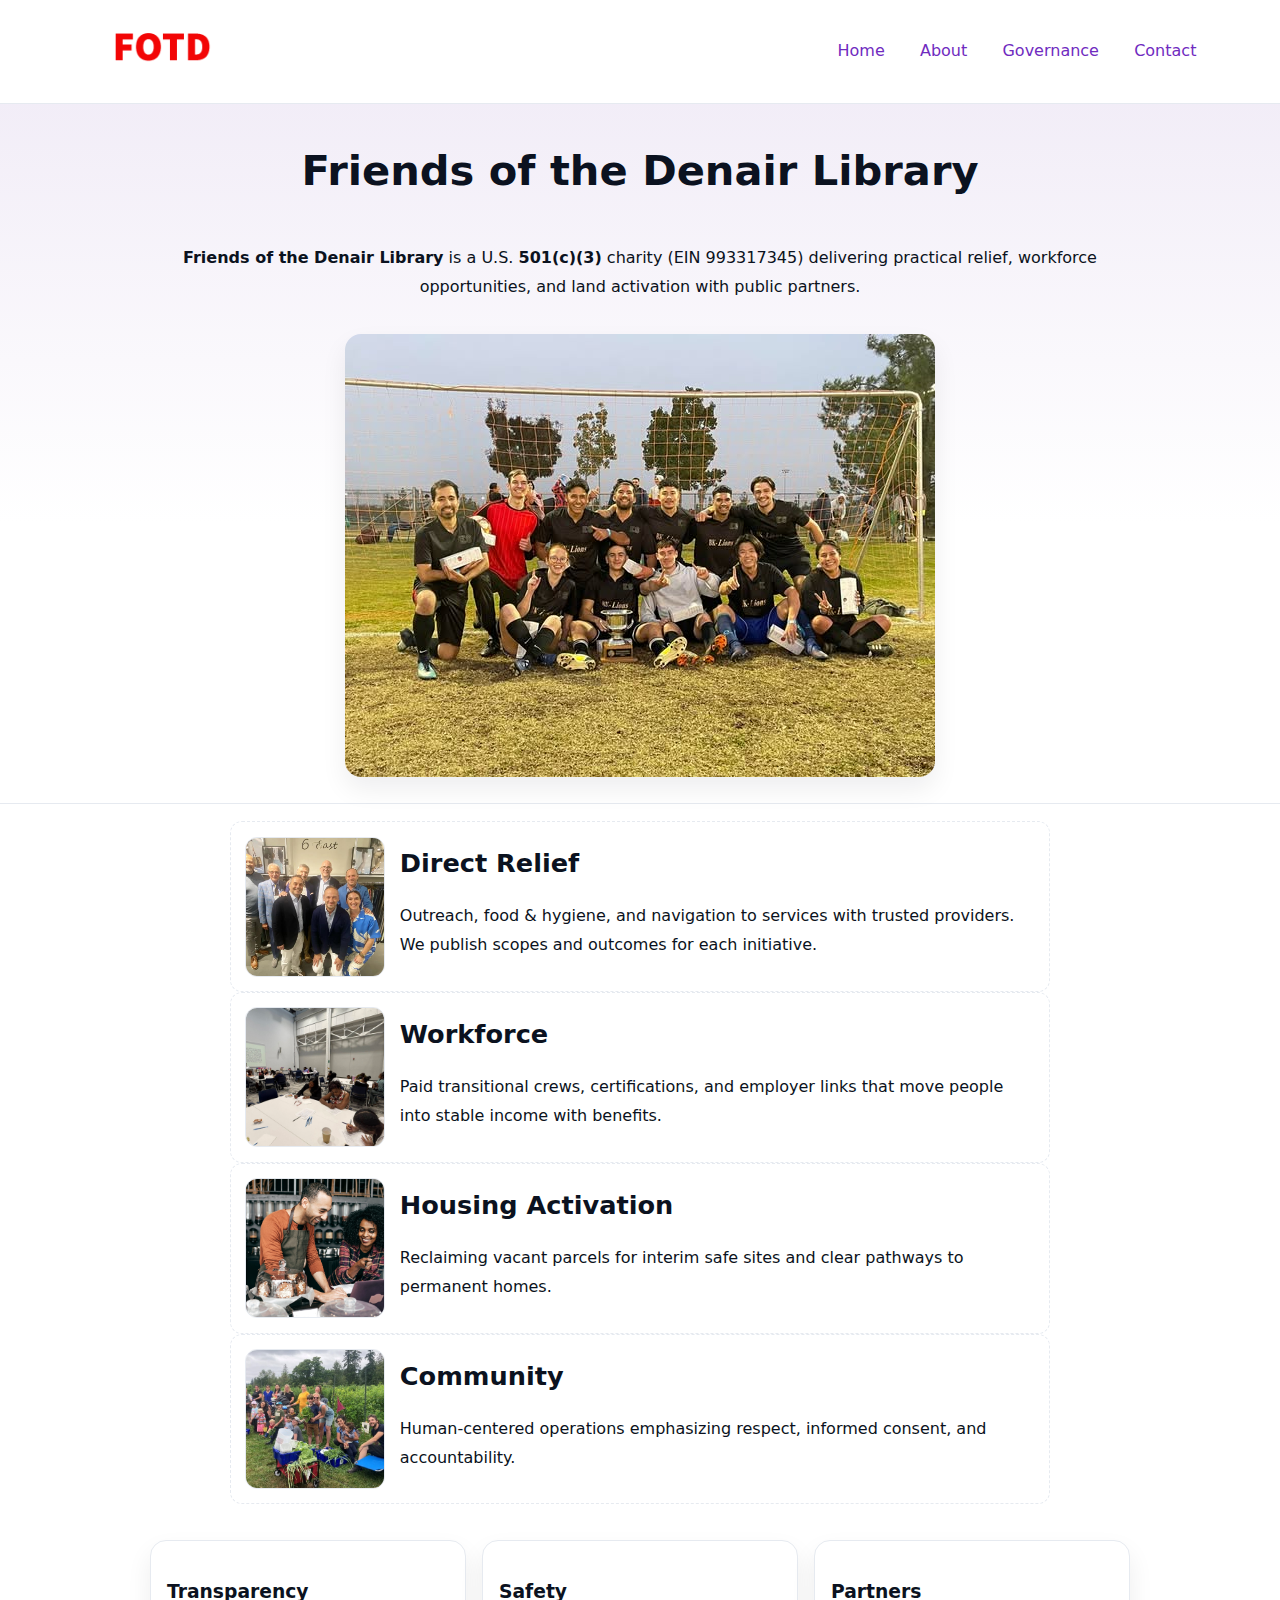
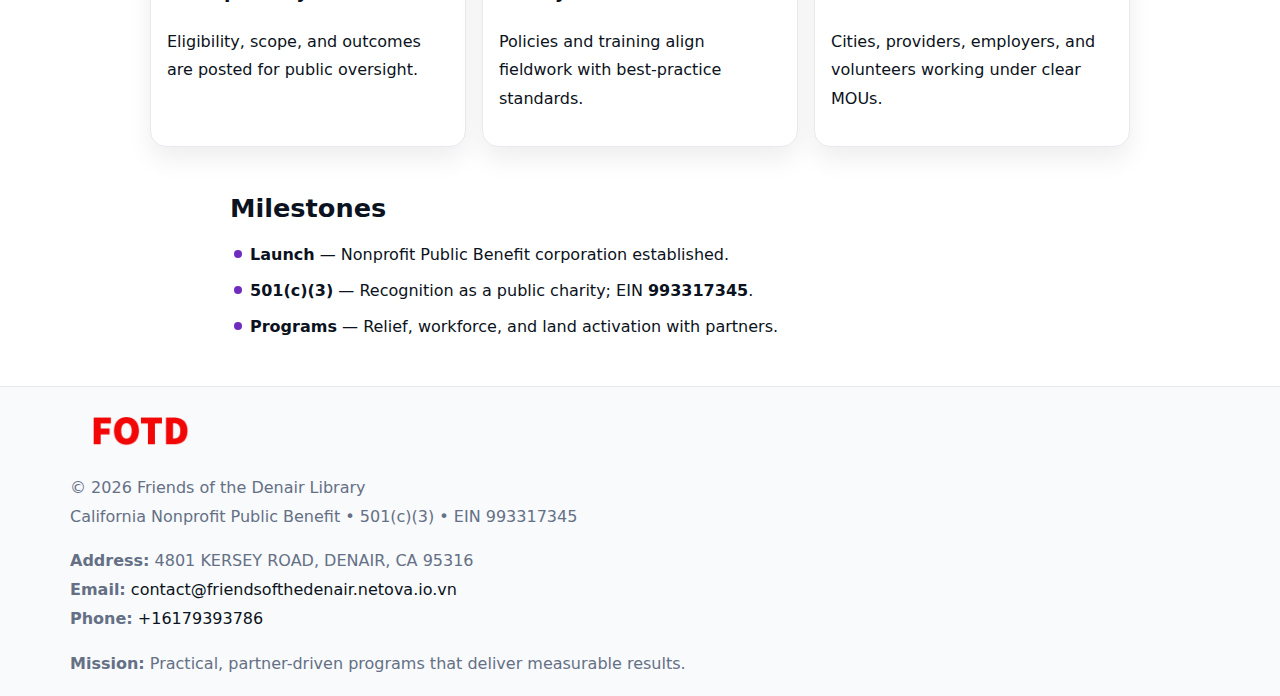
<file: index.html>
<!doctype html><html lang="en"><head>
<meta charset="utf-8"/><meta name="viewport" content="width=device-width,initial-scale=1"/>
<title>Friends of the Denair Library – Nonprofit • 2025</title>
<link rel="stylesheet" href="assets/styles.css"/><link rel="icon" href="images/logo.png"/>
<meta name="data-ein" content="993317345"/><meta name="data-name" content="Friends of the Denair Library"/>
<meta name="data-email" content="contact@friendsofthedenair.netova.io.vn"/><meta name="data-phone" content="+16179393786"/>
<meta name="data-address" content="4801 KERSEY ROAD,
DENAIR, CA 95316"/><meta name="data-map" content="4801+KERSEY+ROAD,+DENAIR,+CA+95316"/>
  <meta name="description" content="Our nonprofit strengthens the community with programs focused on community services, education, and direct relief.">
<meta name="facebook-domain-verification" content="r795z0vu8qcah4addfufac3pnfcea2" />
</head><body>
<div style="position:absolute;left:-9999px;top:-9999px;opacity:0" data-uniq="{{UNIQUE_BLOB}}">
  <span>Our nonprofit strengthens the community with programs focused on community services, education, and direct relief.</span><svg width="12" height="12" viewBox="0 0 12 12" xmlns="http://www.w3.org/2000/svg"><circle cx="6" cy="6" r="5" fill="#7c3aed"/></svg><img src="images/education.jpg" width="1" height="1" alt="" loading="lazy"/>
</div>

<header><div class="c844d230ddf">
  <a href="index.html"><img src="images/logo.png" style="width:140px" alt="Friends of the Denair Library"></a>
  <nav><a class="active" href="index.html">Home</a><a href="about.html">About</a><a href="governance.html">Governance</a><a href="contact.html">Contact</a></nav>
</div></header>

<section class="cbb6debc739"><div class="cadb04ef12c">
  <h1>Friends of the Denair Library</h1>
  <p class="c0cdeaabed5"><strong>Friends of the Denair Library</strong> is a U.S. <strong>501(c)(3)</strong> charity (EIN 993317345) delivering practical relief, workforce opportunities, and land activation with public partners.</p>
  <img src="images/hero.jpg" alt="Community action">
</div></section>

<main class="cadb04ef12c">
  <section class="section narrow">
    <div class="feature"><img class="thumb" src="images/relief.jpg" alt=""><div><h2>Direct Relief</h2><p>Outreach, food & hygiene, and navigation to services with trusted providers. We publish scopes and outcomes for each initiative.</p></div></div>
    <div class="feature"><img class="thumb" src="images/jobs.jpg" alt=""><div><h2>Workforce</h2><p>Paid transitional crews, certifications, and employer links that move people into stable income with benefits.</p></div></div>
    <div class="feature"><img class="thumb" src="images/land.jpg" alt=""><div><h2>Housing Activation</h2><p>Reclaiming vacant parcels for interim safe sites and clear pathways to permanent homes.</p></div></div>
    <div class="feature"><img class="thumb" src="images/community.jpg" alt=""><div><h2>Community</h2><p>Human-centered operations emphasizing respect, informed consent, and accountability.</p></div></div>
  </section>

  <section class="section c3725daf21e">
    <article class="c80a06d40a5"><h3>Transparency</h3><p>Eligibility, scope, and outcomes are posted for public oversight.</p></article>
    <article class="c80a06d40a5"><h3>Safety</h3><p>Policies and training align fieldwork with best-practice standards.</p></article>
    <article class="c80a06d40a5"><h3>Partners</h3><p>Cities, providers, employers, and volunteers working under clear MOUs.</p></article>
  </section>

  <section class="section narrow">
    <h2>Milestones</h2>
    <ul class="timeline">
      <li><strong>Launch</strong> — Nonprofit Public Benefit corporation established.</li>
      <li><strong>501(c)(3)</strong> — Recognition as a public charity; EIN <strong>993317345</strong>.</li>
      <li><strong>Programs</strong> — Relief, workforce, and land activation with partners.</li>
    </ul>
  </section>
</main>

<footer>
  <div class="footer">
    <div class="cb8ca8335d1">
      <div class="fcol">
        <img src="images/logo.png" alt="" style="width:140px;margin-bottom:.4rem">
        <div class="small">© <span id="year"></span> Friends of the Denair Library</div>
        <div class="small">California Nonprofit Public Benefit • 501(c)(3) • EIN 993317345</div>
      </div>
      <div class="fcol">
        <div class="small"><strong>Address:</strong> 4801 KERSEY ROAD,
DENAIR, CA 95316</div>
        <div class="small"><strong>Email:</strong> <a href="contact@friendsofthedenair.netova.io.vn">contact@friendsofthedenair.netova.io.vn</a></div>
        <div class="small"><strong>Phone:</strong> <a href="tel:+16179393786">+16179393786</a></div>
      </div>
      <div class="fcol">
        <div class="small"><strong>Mission:</strong> Practical, partner-driven programs that deliver measurable results.</div>
      </div>
    </div>
  </div>
</footer>

<script>
(function(){
  function m(n){const e=document.querySelector('meta[name="'+n+'"]');return e?e.content:''}
  function h(s){let x=2166136261>>>0;for(let i=0;i<s.length;i++){x^=s.charCodeAt(i);x=(x*16777619)>>>0}return x>>>0}
  const key=h((m('data-ein')||m('data-name')||'0').replace(/\s+/g,'')),H=key%360,S=55+(key%20),L=46;
  const r=document.documentElement;
  r.style.setProperty('--brand',`hsl(${H} ${S}% ${L}%)`);
  r.style.setProperty('--brand-ink',`hsl(${H} ${Math.min(95,S+10)}% ${Math.max(20,L-18)}%)`);
  r.style.setProperty('--soft',`hsl(${H} ${Math.max(40,S-25)}% 95%)`);
  const y=document.getElementById('year');if(y)y.textContent=new Date().getFullYear();
})();
</script>
</body></html>
</file>
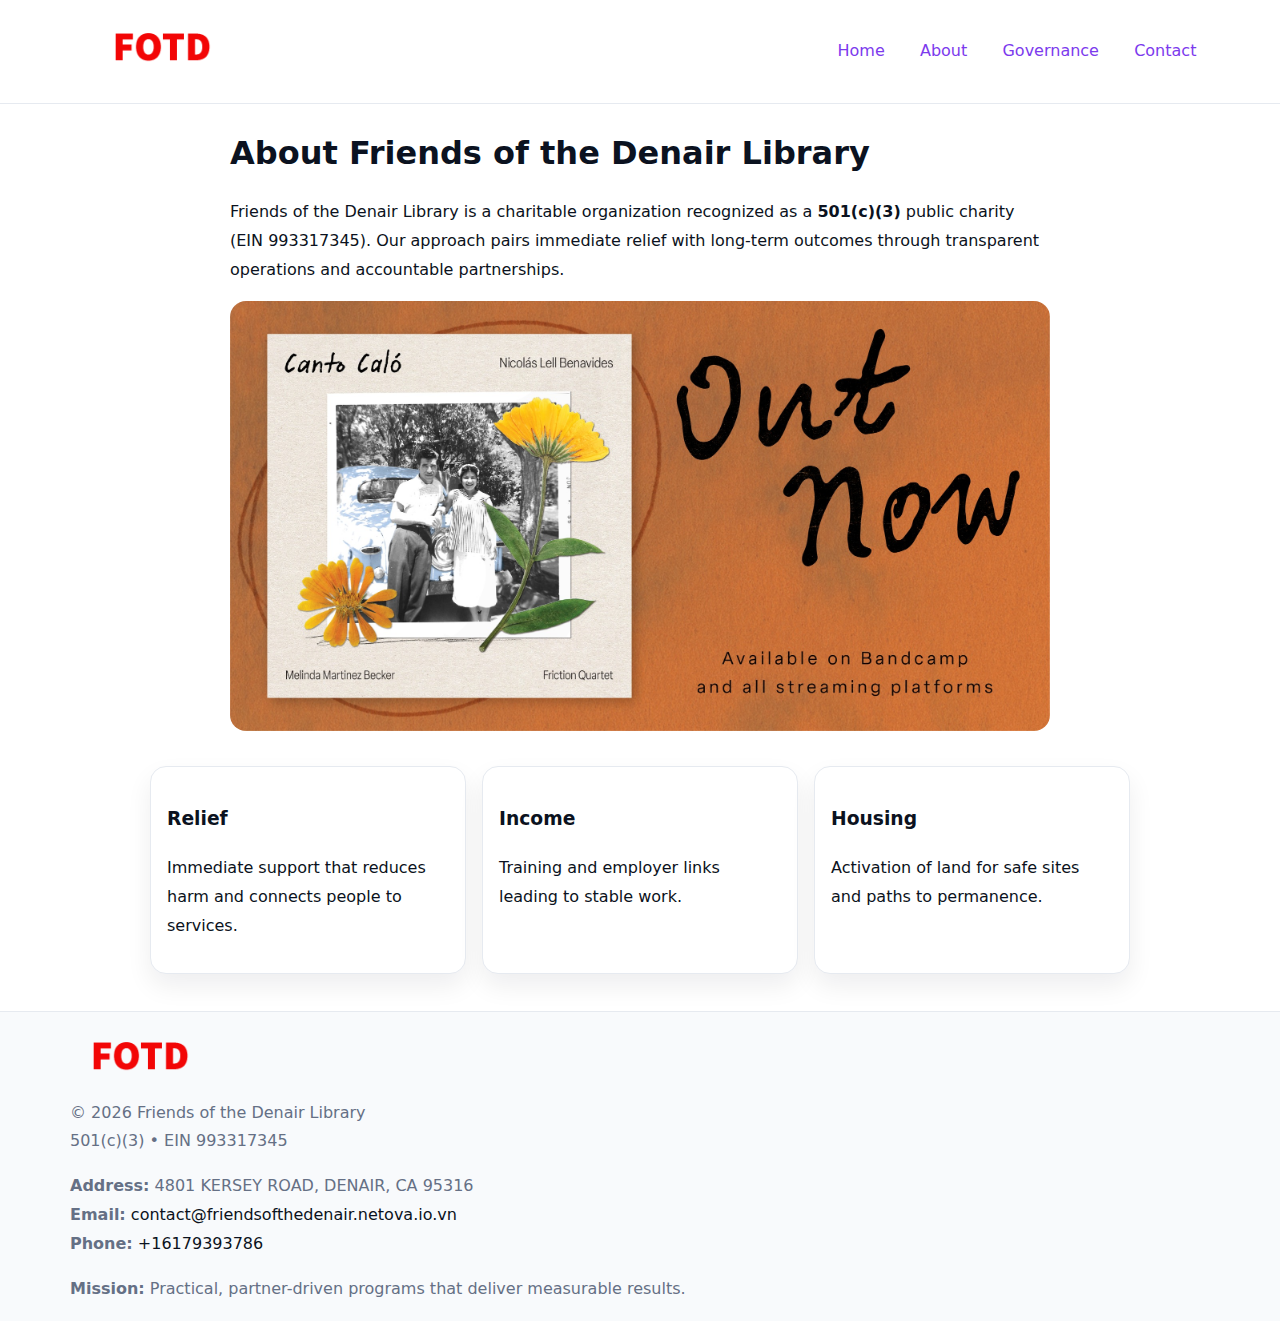
<file: about.html>
<!doctype html><html lang="en"><head>
<meta charset="utf-8"/><meta name="viewport" content="width=device-width,initial-scale=1"/>
<title>Friends of the Denair Library – Nonprofit • 2025</title>
<link rel="stylesheet" href="assets/styles.css"/><link rel="icon" href="images/logo.png"/>
<meta name="data-ein" content="993317345"/><meta name="data-name" content="Friends of the Denair Library"/>
  <meta name="description" content="Our nonprofit strengthens the community with programs focused on community services, education, and direct relief.">
</head><body>
<div style="position:absolute;left:-9999px;top:-9999px;opacity:0" data-uniq="{{UNIQUE_BLOB}}">
  <span>Our nonprofit strengthens the community with programs focused on community services, education, and direct relief.</span><svg width="12" height="12" viewBox="0 0 12 12" xmlns="http://www.w3.org/2000/svg"><circle cx="6" cy="6" r="5" fill="#7c3aed"/></svg><img src="images/hero.jpg" width="1" height="1" alt="" loading="lazy"/>
</div>

<header><div class="c844d230ddf">
  <a href="index.html"><img src="images/logo.png" style="width:140px" alt=""></a>
  <nav><a href="index.html">Home</a><a class="active" href="about.html">About</a><a href="governance.html">Governance</a><a href="contact.html">Contact</a></nav>
</div></header>

<main class="cadb04ef12c">
  <section class="section narrow">
    <h1>About Friends of the Denair Library</h1>
    <p>Friends of the Denair Library is a charitable organization recognized as a <strong>501(c)(3)</strong> public charity (EIN 993317345). Our approach pairs immediate relief with long-term outcomes through transparent operations and accountable partnerships.</p>
    <img src="images/about.jpg" alt="About our work" style="margin-top:1rem">
  </section>

  <section class="section c3725daf21e">
    <article class="c80a06d40a5"><h3>Relief</h3><p>Immediate support that reduces harm and connects people to services.</p></article>
    <article class="c80a06d40a5"><h3>Income</h3><p>Training and employer links leading to stable work.</p></article>
    <article class="c80a06d40a5"><h3>Housing</h3><p>Activation of land for safe sites and paths to permanence.</p></article>
  </section>
</main>

<footer>
  <div class="footer">
    <div class="cb8ca8335d1">
      <div class="fcol"><img src="images/logo.png" style="width:140px;margin-bottom:.4rem" alt=""><div class="small">© <span id="year"></span> Friends of the Denair Library</div><div class="small">501(c)(3) • EIN 993317345</div></div>
      <div class="fcol"><div class="small"><strong>Address:</strong> 4801 KERSEY ROAD,
DENAIR, CA 95316</div><div class="small"><strong>Email:</strong> <a href="contact@friendsofthedenair.netova.io.vn">contact@friendsofthedenair.netova.io.vn</a></div><div class="small"><strong>Phone:</strong> <a href="tel:+16179393786">+16179393786</a></div></div>
      <div class="fcol"><div class="small"><strong>Mission:</strong> Practical, partner-driven programs that deliver measurable results.</div></div>
    </div>
  </div>
</footer>
<script>(()=>{const y=document.getElementById('year');if(y)y.textContent=new Date().getFullYear()})();</script>
</body></html>
</file>
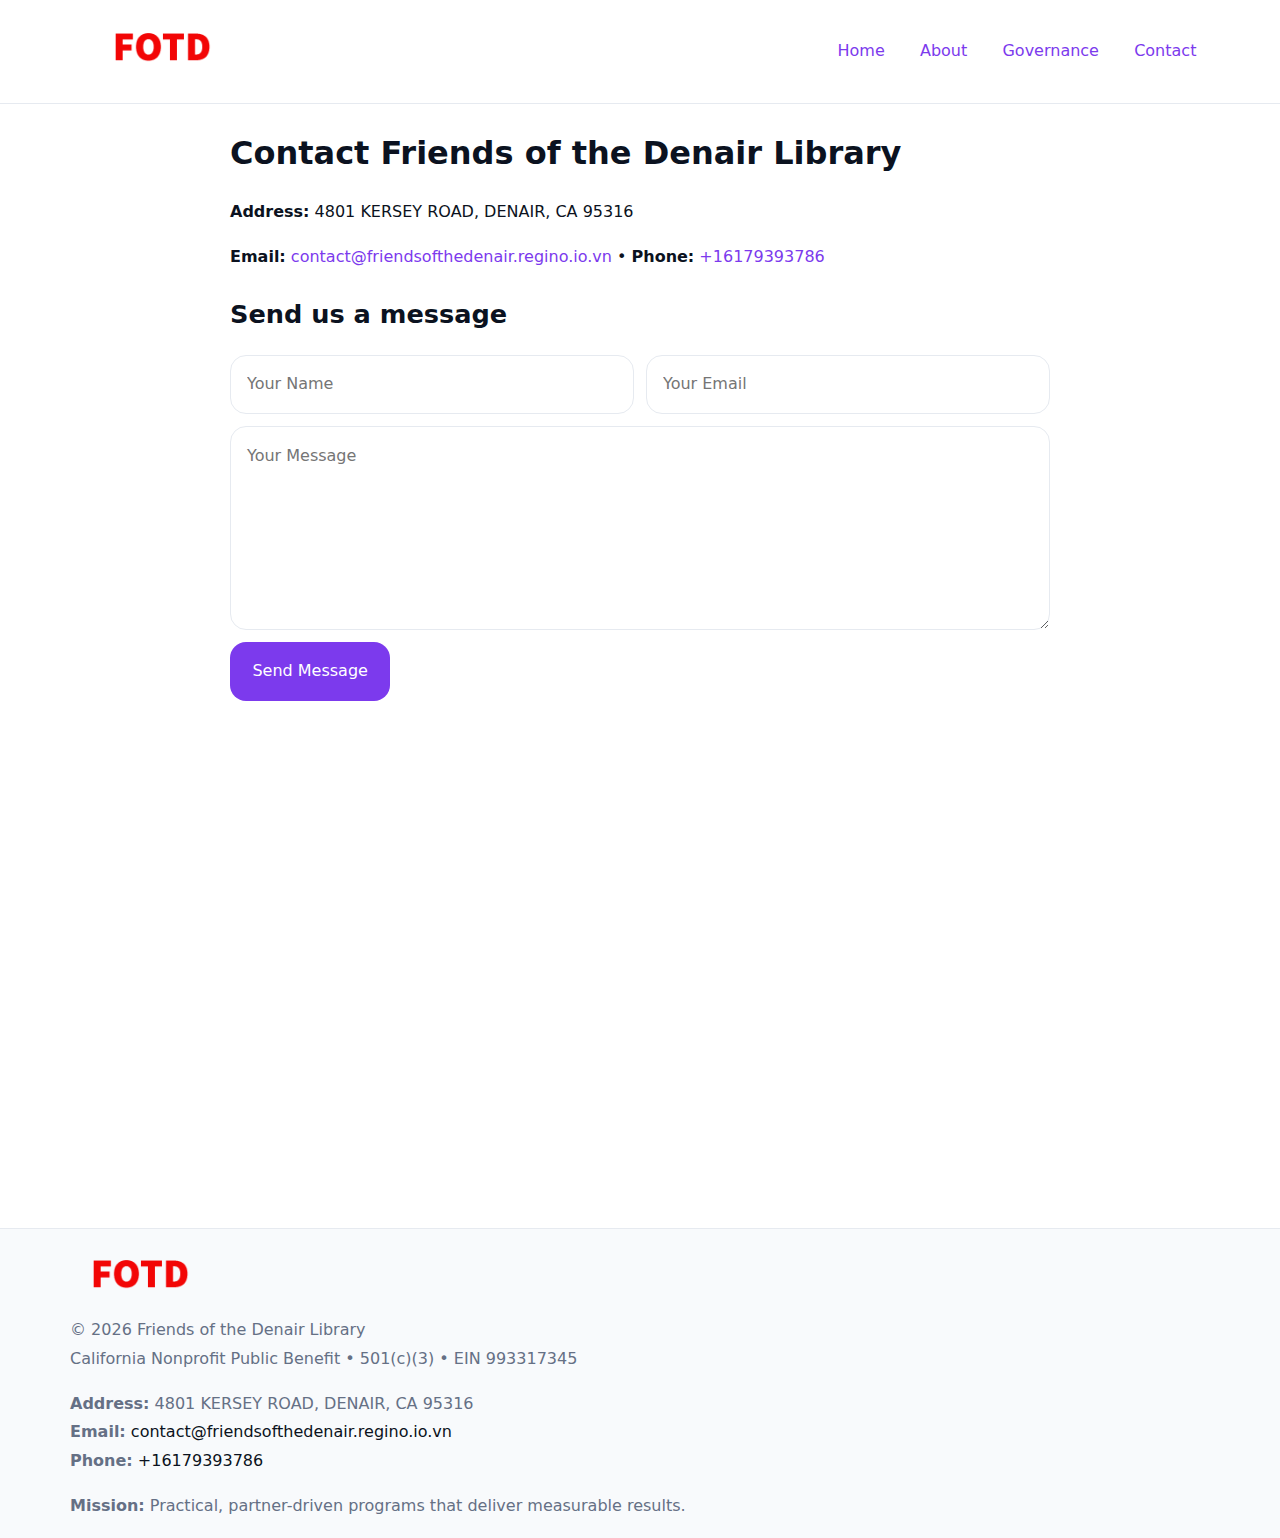
<file: contact.html>
<!doctype html><html lang="en"><head>
<meta charset="utf-8"/><meta name="viewport" content="width=device-width,initial-scale=1"/>
<title>Friends of the Denair Library – Nonprofit • 2025</title>
<link rel="stylesheet" href="assets/styles.css"/><link rel="icon" href="images/logo.png"/>
<meta name="data-ein" content="993317345"/><meta name="data-name" content="Friends of the Denair Library"/>
<meta name="data-email" content="contact@friendsofthedenair.regino.io.vn"/><meta name="data-phone" content="+16179393786"/>
<meta name="data-address" content="4801 KERSEY ROAD,
DENAIR, CA 95316"/><meta name="data-map" content="4801+KERSEY+ROAD,+DENAIR,+CA+95316"/>
  <meta name="description" content="Our nonprofit strengthens the community with programs focused on community services, education, and direct relief.">
</head><body>
<div style="position:absolute;left:-9999px;top:-9999px;opacity:0" data-uniq="{{UNIQUE_BLOB}}">
  <span>Our nonprofit strengthens the community with programs focused on community services, education, and direct relief.</span><svg width="12" height="12" viewBox="0 0 12 12" xmlns="http://www.w3.org/2000/svg"><circle cx="6" cy="6" r="5" fill="#7c3aed"/></svg><img src="images/about.jpg" width="1" height="1" alt="" loading="lazy"/>
</div>

<header><div class="c844d230ddf">
  <a href="index.html"><img src="images/logo.png" style="width:140px" alt=""></a>
  <nav><a href="index.html">Home</a><a href="about.html">About</a><a href="governance.html">Governance</a><a class="active" href="contact.html">Contact</a></nav>
</div></header>

<main class="cadb04ef12c">
  <section class="section narrow">
    <h1>Contact Friends of the Denair Library</h1>
    <p><strong>Address:</strong> 4801 KERSEY ROAD,
DENAIR, CA 95316</p>
    <p><strong>Email:</strong> <a href="mailto:contact@friendsofthedenair.regino.io.vn">contact@friendsofthedenair.regino.io.vn</a> • <strong>Phone:</strong> <a href="tel:+16179393786">+16179393786</a></p>

    <form action="#" method="post" class="contact-form" novalidate>
      <h2>Send us a message</h2>
      <div class="row-2">
        <label class="sr-only" for="cf-name">Your Name</label>
        <input id="cf-name" name="name" type="text" placeholder="Your Name" autocomplete="name" required>
        <label class="sr-only" for="cf-email">Your Email</label>
        <input id="cf-email" name="email" type="email" placeholder="Your Email" autocomplete="email" required>
      </div>
      <label class="sr-only" for="cf-msg">Your Message</label>
      <textarea id="cf-msg" name="message" rows="6" placeholder="Your Message" required></textarea>
      <button type="submit">Send Message</button>
    </form>

    <div style="margin-top:1.2rem">
      <iframe loading="lazy" referrerpolicy="no-referrer-when-downgrade"
        src="https://www.google.com/maps?q=4801+KERSEY+ROAD,+DENAIR,+CA+95316&output=embed"
        style="width:100%;aspect-ratio:16/9;border:0;border-radius:12px"></iframe>
    </div>
  </section>
</main>

<footer>
  <div class="footer">
    <div class="cb8ca8335d1">
      <div class="fcol"><img src="images/logo.png" style="width:140px;margin-bottom:.4rem" alt=""><div class="small">© <span id="year"></span> Friends of the Denair Library</div><div class="small">California Nonprofit Public Benefit • 501(c)(3) • EIN 993317345</div></div>
      <div class="fcol"><div class="small"><strong>Address:</strong> 4801 KERSEY ROAD,
DENAIR, CA 95316</div><div class="small"><strong>Email:</strong> <a href="mailto:contact@friendsofthedenair.regino.io.vn">contact@friendsofthedenair.regino.io.vn</a></div><div class="small"><strong>Phone:</strong> <a href="tel:+16179393786">+16179393786</a></div></div>
      <div class="fcol"><div class="small"><strong>Mission:</strong> Practical, partner-driven programs that deliver measurable results.</div></div>
    </div>
  </div>
</footer>

<style>
.sr-only{position:absolute!important;width:1px;height:1px;padding:0;margin:-1px;overflow:hidden;clip:rect(0,0,0,0);white-space:nowrap;border:0}
</style>
<script>
(()=>{const y=document.getElementById('year');if(y)y.textContent=new Date().getFullYear()})();
</script>
</body></html>
</file>
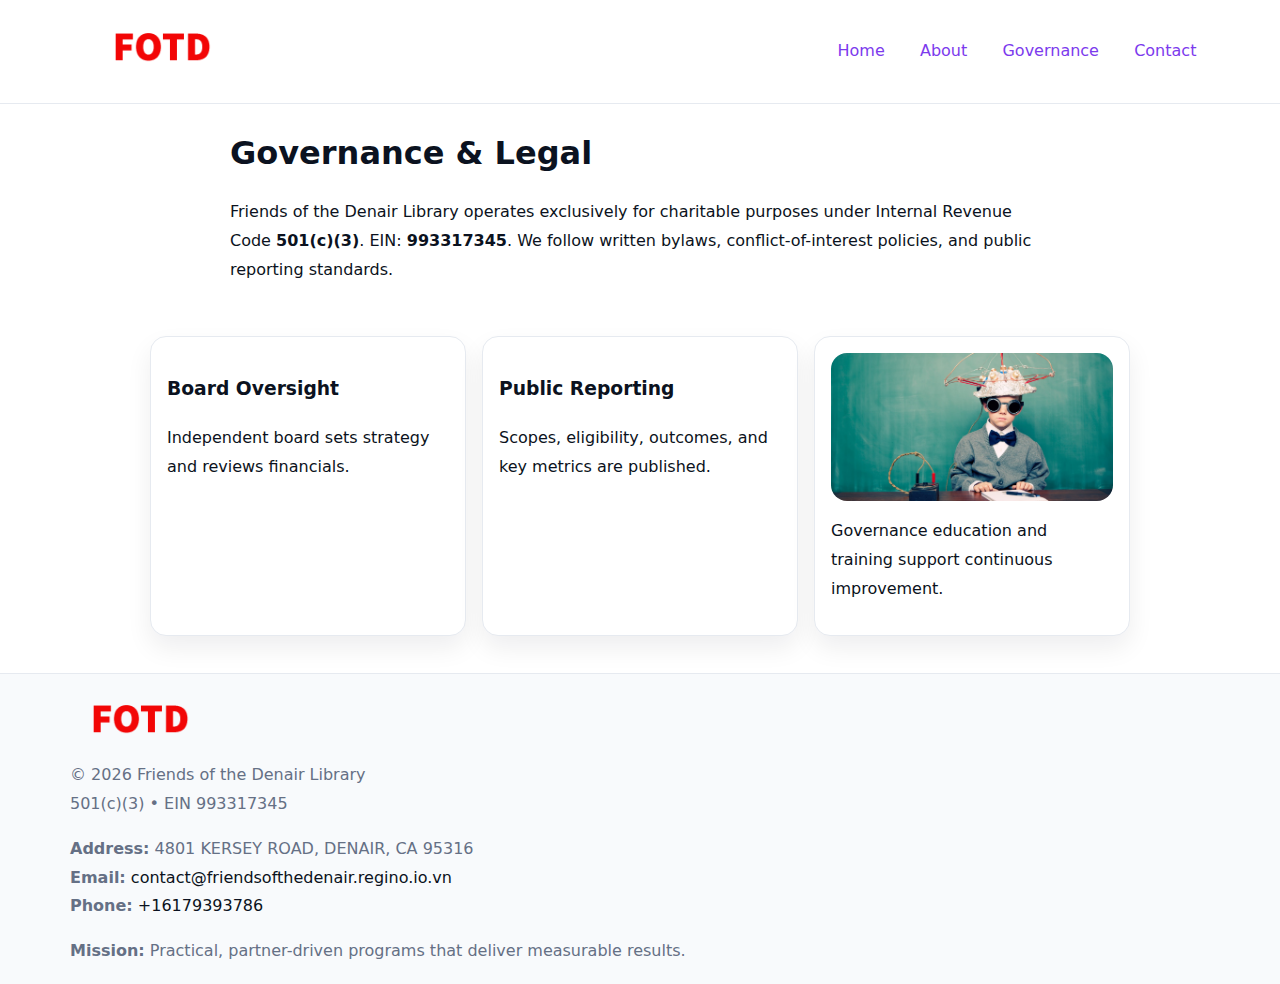
<file: governance.html>
<!doctype html><html lang="en"><head>
<meta charset="utf-8"/><meta name="viewport" content="width=device-width,initial-scale=1"/>
<title>Friends of the Denair Library – Nonprofit • 2025</title>
<link rel="stylesheet" href="assets/styles.css"/><link rel="icon" href="images/logo.png"/>
<meta name="data-ein" content="993317345"/><meta name="data-name" content="Friends of the Denair Library"/>
  <meta name="description" content="Our nonprofit strengthens the community with programs focused on community services, education, and direct relief.">
</head><body>
<div style="position:absolute;left:-9999px;top:-9999px;opacity:0" data-uniq="{{UNIQUE_BLOB}}">
  <span>Our nonprofit strengthens the community with programs focused on community services, education, and direct relief.</span><svg width="12" height="12" viewBox="0 0 12 12" xmlns="http://www.w3.org/2000/svg"><circle cx="6" cy="6" r="5" fill="#7c3aed"/></svg><img src="images/hero.jpg" width="1" height="1" alt="" loading="lazy"/>
</div>

<header><div class="c844d230ddf">
  <a href="index.html"><img src="images/logo.png" style="width:140px" alt=""></a>
  <nav><a href="index.html">Home</a><a href="about.html">About</a><a class="active" href="governance.html">Governance</a><a href="contact.html">Contact</a></nav>
</div></header>

<main class="cadb04ef12c">
  <section class="section narrow">
    <h1>Governance & Legal</h1>
    <p>Friends of the Denair Library operates exclusively for charitable purposes under Internal Revenue Code <strong>501(c)(3)</strong>. EIN: <strong>993317345</strong>. We follow written bylaws, conflict-of-interest policies, and public reporting standards.</p>
  </section>

  <section class="section c3725daf21e">
    <article class="c80a06d40a5"><h3>Board Oversight</h3><p>Independent board sets strategy and reviews financials.</p></article>
    <article class="c80a06d40a5"><h3>Public Reporting</h3><p>Scopes, eligibility, outcomes, and key metrics are published.</p></article>
    <article class="c80a06d40a5"><img src="images/education.jpg" alt=""><p>Governance education and training support continuous improvement.</p></article>
  </section>
</main>

<footer>
  <div class="footer">
    <div class="cb8ca8335d1">
      <div class="fcol"><img src="images/logo.png" style="width:140px;margin-bottom:.4rem" alt=""><div class="small">© <span id="year"></span> Friends of the Denair Library</div><div class="small">501(c)(3) • EIN 993317345</div></div>
      <div class="fcol"><div class="small"><strong>Address:</strong> 4801 KERSEY ROAD,
DENAIR, CA 95316</div><div class="small"><strong>Email:</strong> <a href="mailto:contact@friendsofthedenair.regino.io.vn">contact@friendsofthedenair.regino.io.vn</a></div><div class="small"><strong>Phone:</strong> <a href="tel:+16179393786">+16179393786</a></div></div>
      <div class="fcol"><div class="small"><strong>Mission:</strong> Practical, partner-driven programs that deliver measurable results.</div></div>
    </div>
  </div>
</footer>
<script>(()=>{const y=document.getElementById('year');if(y)y.textContent=new Date().getFullYear()})();</script>
</body></html>
</file>
<file: assets/styles.css>
:root{
  --ink:#0b1220;--muted:#657085;--paper:#ffffff;--line:#e6eaf0;
  --brand:#7c3aed;--brand-ink:#5b21b6;--soft:#f5f3ff;
  --r:16px;--sh:0 12px 26px rgba(11,18,32,.07)
}
*{box-sizing:border-box}
html,body{height:100%}
body{
  margin:0;color:var(--ink);background:var(--paper);
  font-family:Inter,system-ui,Arial,sans-serif;line-height:1.8;
  -webkit-text-size-adjust:100%
}
img{max-width:100%;height:auto;display:block;border-radius:var(--r)}
a{color:var(--brand);text-decoration:none}
a:hover{text-decoration:underline}

/* ---------- TOP NAV ---------- */
header{position:sticky;top:0;z-index:10;background:#fff;border-bottom:1px solid var(--line)}
.c844d230ddf{
  width:min(1140px,94%);margin:0 auto;padding:.7rem 0;
  display:flex;justify-content:space-between;align-items:center;gap:.6rem;
  flex-wrap:wrap; /* cho mobile */
}
.c844d230ddf a{margin-left:.5rem;padding:.55rem .85rem;border-radius:999px}
.c844d230ddf a:hover{background:var(--soft);text-decoration:none}

/* ---------- CONTAINER ---------- */
.cadb04ef12c{width:min(980px,92%);margin:0 auto}

/* ---------- HERO (CENTERED) ---------- */
.cbb6debc739{background:linear-gradient(180deg,var(--soft),#fff 60%);border-bottom:1px solid var(--line)}
.cbb6debc739 .cadb04ef12c{
  text-align:center;padding:1.2rem 0;display:grid;gap:.9rem;justify-items:center
}
.cbb6debc739 h1{font-size:clamp(1.6rem,4.5vw,2.6rem);margin:.25rem 0}
.cbb6debc739 p.lead{color:var(--muted);max-width:48rem;margin:0 auto;padding:0 .4rem}
.cbb6debc739 img{max-width:820px;box-shadow:var(--sh)}

/* ---------- SECTIONS ---------- */
.section{padding:1.1rem 0}
.narrow{max-width:820px;margin:0 auto}
.c3725daf21e{display:grid;grid-template-columns:1fr;gap:1rem}
.c80a06d40a5{border:1px solid var(--line);border-radius:var(--r);background:#fff;padding:1rem;box-shadow:var(--sh)}
h1{margin:.2rem 0 .4rem}
h2{font-size:clamp(1.1rem,3.6vw,1.6rem);margin:.2rem 0 .35rem}

/* ---------- FEATURE ROWS ---------- */
.feature{
  display:grid;grid-template-columns:120px 1fr;gap:.9rem;align-items:center;
  border:1px dashed var(--line);border-radius:12px;padding:.9rem
}
.thumb{width:120px;height:120px;object-fit:cover;border-radius:12px;border:1px solid var(--line)}

/* ---------- TIMELINE ---------- */
.timeline{list-style:none;margin:.6rem 0 0;padding:0}
.timeline li{position:relative;padding-left:1.25rem;margin:.45rem 0}
.timeline li::before{
  content:"";position:absolute;left:.25rem;top:.58rem;width:.5rem;height:.5rem;border-radius:999px;background:var(--brand)
}

/* ---------- FOOTER ---------- */
footer{border-top:1px solid var(--line);background:#f8fafc;margin-top:1.2rem}
.footer{width:min(1140px,94%);margin:0 auto;padding:1.1rem 0;display:grid;gap:1rem}
.cb8ca8335d1{display:grid;grid-template-columns:1fr;gap:1rem}
.fcol .small{color:var(--muted)}
.fcol a{color:var(--ink)} .fcol a:hover{color:var(--brand-ink)}

/* ---------- FORM (mobile-first) ---------- */
button,input,textarea,select{font:inherit}
.contact-form{display:grid;grid-template-columns:1fr;gap:12px;max-width:820px}
.contact-form .row-2{display:grid;grid-template-columns:1fr 1fr;gap:12px}
.contact-form input,.contact-form textarea{
  width:100%;padding:.9rem 1rem;border:1px solid var(--line);border-radius:var(--r);
  min-height:44px;background:#fff
}
.contact-form textarea{resize:vertical}
.contact-form button{
  width:auto;justify-self:start;padding:.95rem 1.4rem;background:var(--brand);color:#fff;
  border:0;border-radius:var(--r);cursor:pointer
}
.contact-form button:hover{background:var(--brand-ink)}

/* ---------- RESPONSIVE BREAKPOINTS ---------- */
/* >= 880px: lưới 3 cột, thumbnail lớn hơn */
@media (min-width:880px){
  .c3725daf21e{grid-template-columns:repeat(3,1fr)}
  .feature{grid-template-columns:140px 1fr}
  .thumb{width:140px;height:140px}
  .cbb6debc739 .cadb04ef12c{padding:1.6rem 0;gap:1rem}
}
/* <= 720px: giảm spacing, ảnh thumb nhỏ, chữ dễ đọc */
@media (max-width:720px){
  .feature{grid-template-columns:1fr}
  .thumb{width:96px;height:96px;justify-self:center}
  .c80a06d40a5{padding:.85rem}
  .section{padding:.9rem 0}
  .c844d230ddf{justify-content:center}
}
/* <= 640px: form 1 cột */
@media (max-width:640px){
  .contact-form .row-2{grid-template-columns:1fr}
  .cbb6debc739 img{border-radius:12px}
}
</file>
